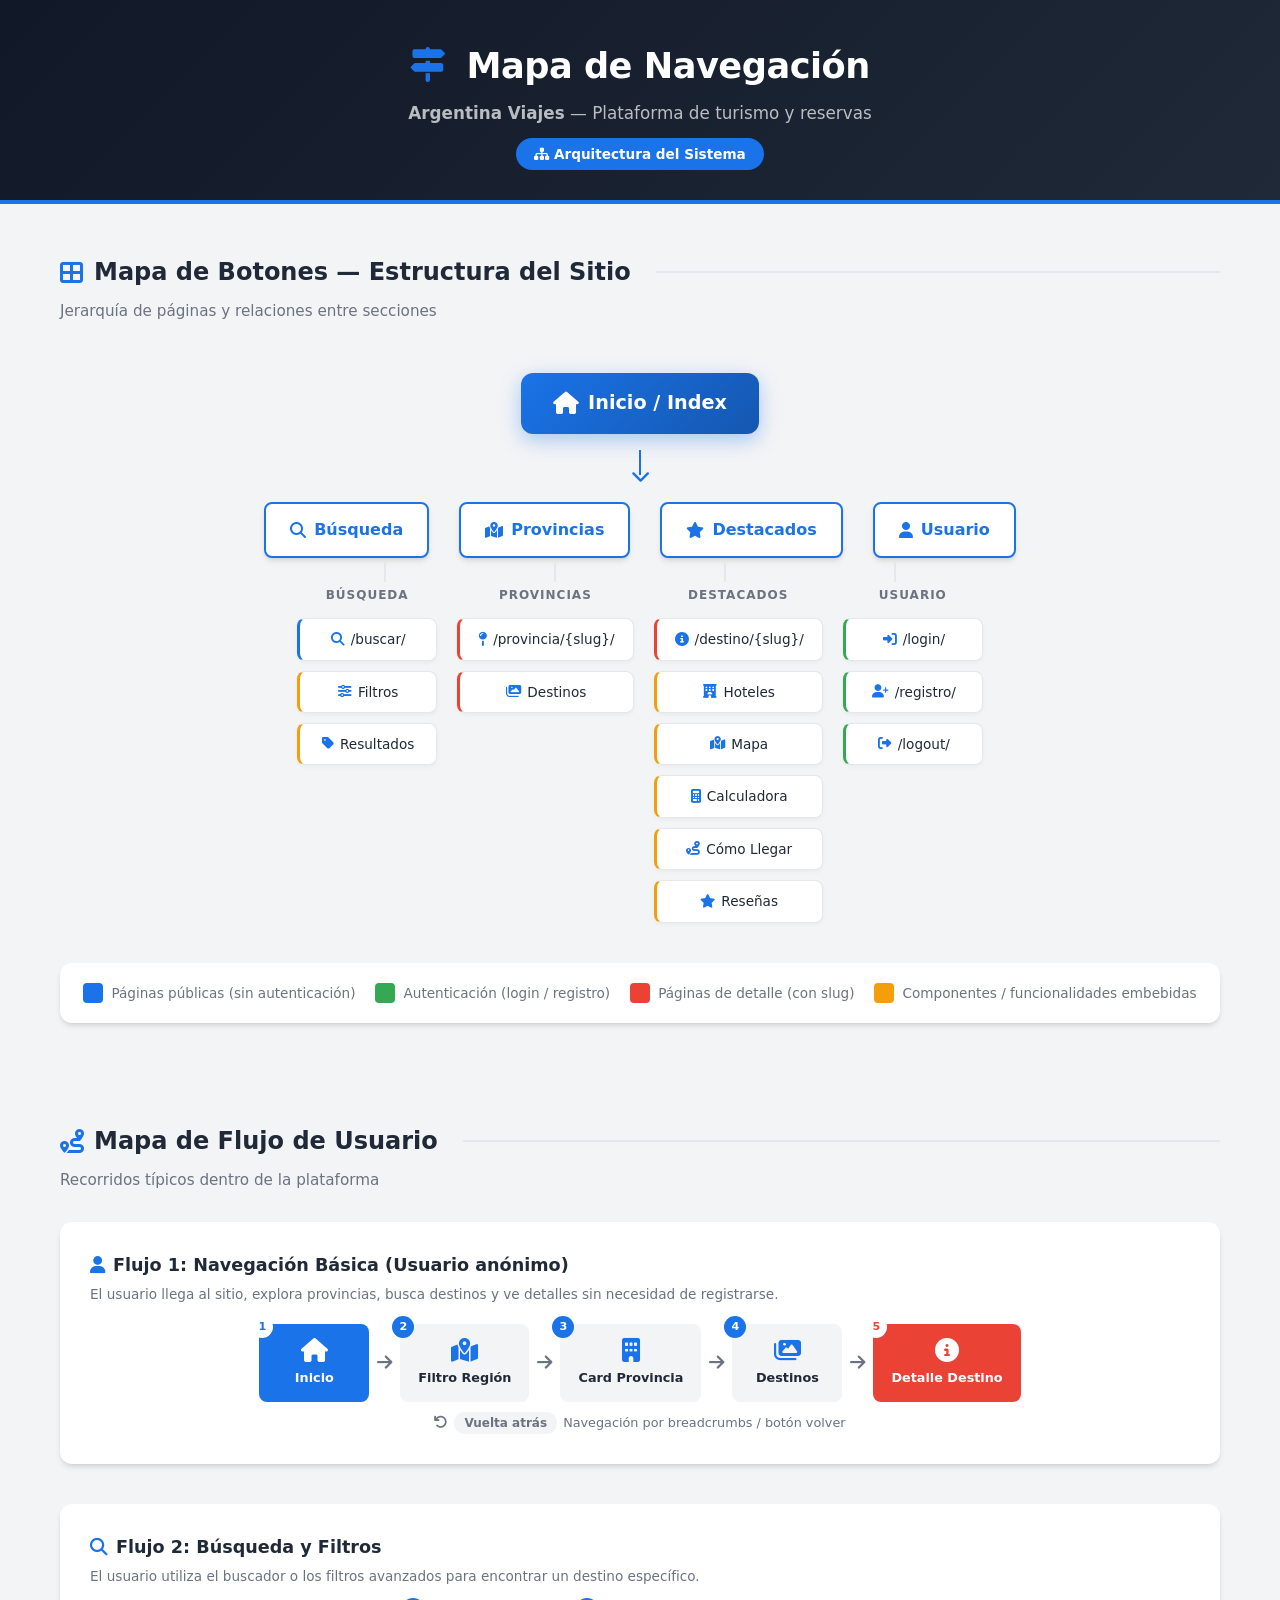
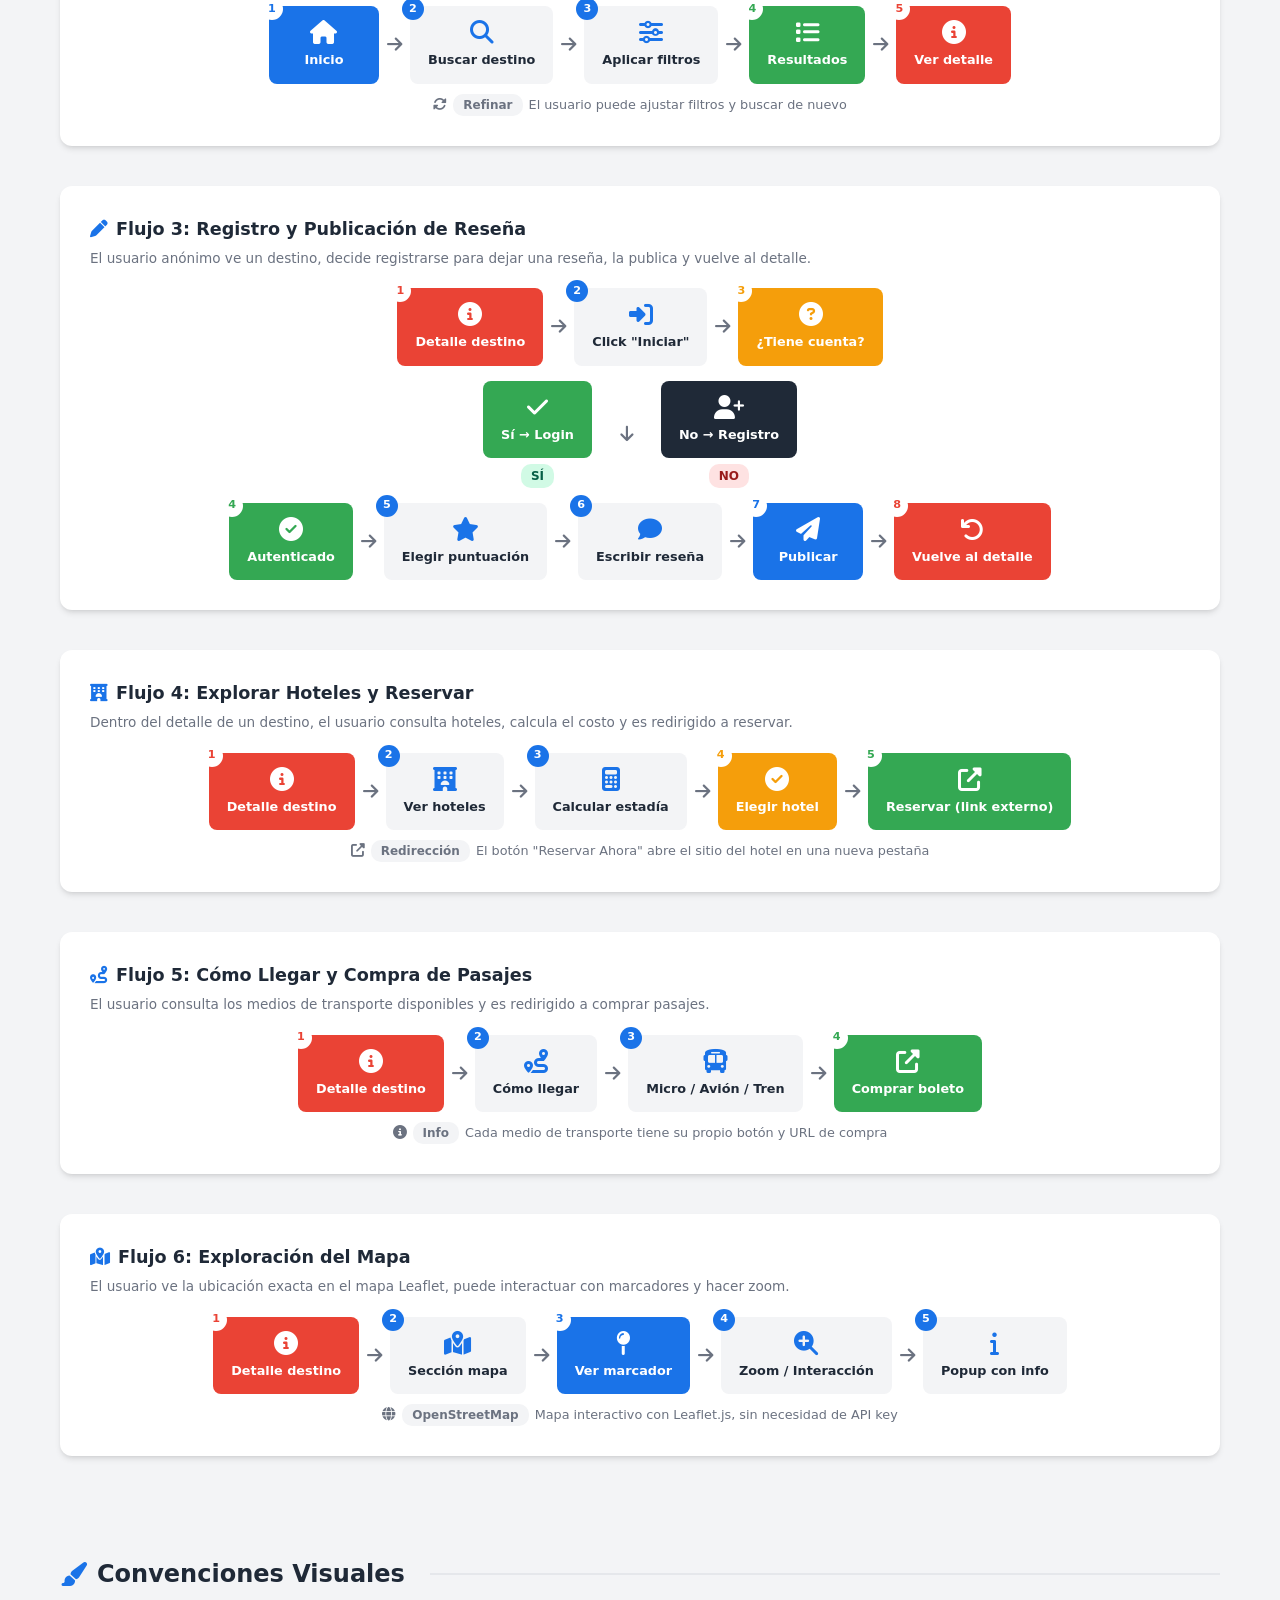
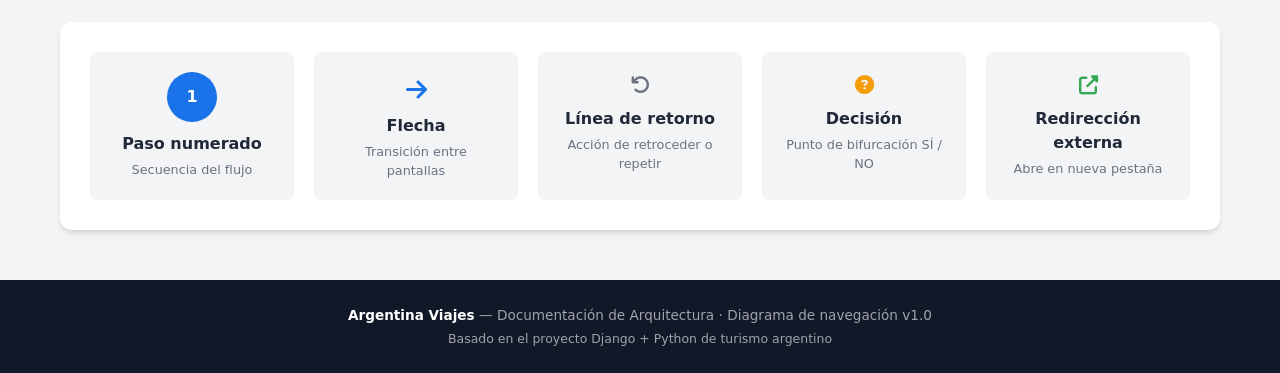
<file: Project/mapa_navegacion/index.html>
<!DOCTYPE html>
<html lang="es">
<head>
    <meta charset="UTF-8">
    <meta name="viewport" content="width=device-width, initial-scale=1.0">
    <title>Mapa de Navegación - Argentina Viajes</title>
    <!-- Font Awesome -->
    <link rel="stylesheet" href="https://cdnjs.cloudflare.com/ajax/libs/font-awesome/6.5.1/css/all.min.css">
    <style>
        /* ============================================================
           RESET Y VARIABLES - Misma paleta que el proyecto
           ============================================================ */
        *, *::before, *::after {
            margin: 0; padding: 0; box-sizing: border-box;
        }

        :root {
            --primary: #1a73e8;
            --primary-dark: #1557b0;
            --primary-light: #e8f0fe;
            --secondary: #34a853;
            --accent: #ea4335;
            --dark: #1f2937;
            --darker: #111827;
            --light: #f3f4f6;
            --white: #ffffff;
            --gray: #6b7280;
            --gray-light: #e5e7eb;
            --shadow: 0 4px 6px -1px rgba(0,0,0,0.1), 0 2px 4px -2px rgba(0,0,0,0.1);
            --shadow-lg: 0 10px 15px -3px rgba(0,0,0,0.1), 0 4px 6px -4px rgba(0,0,0,0.1);
            --radius: 12px;
            --radius-sm: 8px;
            --transition: all 0.3s cubic-bezier(0.4, 0, 0.2, 1);
        }

        body {
            font-family: 'Segoe UI', system-ui, -apple-system, sans-serif;
            background: var(--light);
            color: var(--dark);
            line-height: 1.5;
        }

        .container {
            max-width: 1200px;
            margin: 0 auto;
            padding: 0 20px;
        }

        /* ============================================================
           HEADER
           ============================================================ */
        .header {
            background: linear-gradient(135deg, var(--darker) 0%, var(--dark) 100%);
            color: var(--white);
            padding: 40px 0 30px;
            text-align: center;
            border-bottom: 4px solid var(--primary);
        }

        .header h1 {
            font-size: 2.2rem;
            font-weight: 800;
            letter-spacing: -0.5px;
        }

        .header h1 i {
            color: var(--primary);
            margin-right: 10px;
        }

        .header p {
            color: rgba(255,255,255,0.7);
            margin-top: 8px;
            font-size: 1.05rem;
        }

        .header .badge {
            display: inline-block;
            margin-top: 12px;
            padding: 6px 18px;
            background: var(--primary);
            color: var(--white);
            border-radius: 20px;
            font-size: 0.85rem;
            font-weight: 600;
        }

        /* ============================================================
           SECCIONES
           ============================================================ */
        .section {
            padding: 50px 0;
        }

        .section-title {
            font-size: 1.5rem;
            font-weight: 700;
            color: var(--dark);
            margin-bottom: 30px;
            display: flex;
            align-items: center;
            gap: 10px;
        }

        .section-title i {
            color: var(--primary);
        }

        .section-title::after {
            content: '';
            flex: 1;
            height: 2px;
            background: var(--gray-light);
            margin-left: 15px;
        }

        .section-subtitle {
            color: var(--gray);
            font-size: 0.95rem;
            margin-top: -20px;
            margin-bottom: 30px;
        }

        /* ============================================================
           MAPA DE BOTONES / SITEMAP - Diagrama de nodos
           ============================================================ */
        .sitemap {
            display: flex;
            flex-direction: column;
            align-items: center;
            gap: 0;
            padding: 20px 0;
        }

        /* Nodo raiz */
        .sitemap-root {
            text-align: center;
            margin-bottom: 10px;
        }

        .sitemap-root .node {
            display: inline-flex;
            align-items: center;
            gap: 10px;
            padding: 16px 32px;
            background: linear-gradient(135deg, var(--primary), var(--primary-dark));
            color: var(--white);
            font-size: 1.2rem;
            font-weight: 700;
            border-radius: var(--radius);
            box-shadow: 0 6px 20px rgba(26,115,232,0.35);
            position: relative;
            z-index: 2;
        }

        .sitemap-root .node i {
            font-size: 1.4rem;
        }

        /* Flecha hacia abajo */
        .arrow-down {
            display: flex;
            flex-direction: column;
            align-items: center;
            padding: 6px 0;
            color: var(--primary);
            font-size: 1.2rem;
        }

        .arrow-down .line {
            width: 2px;
            height: 25px;
            background: var(--primary);
        }

        .arrow-down .fa-chevron-down {
            margin-top: -8px;
        }

        /* Nivel 1 - Categorias principales */
        .sitemap-level-1 {
            display: flex;
            gap: 30px;
            flex-wrap: wrap;
            justify-content: center;
            margin-top: 10px;
        }

        .sitemap-level-1 .node {
            display: flex;
            align-items: center;
            gap: 8px;
            padding: 14px 24px;
            background: var(--white);
            border: 2px solid var(--primary);
            color: var(--primary);
            font-weight: 600;
            border-radius: var(--radius-sm);
            transition: var(--transition);
            box-shadow: var(--shadow);
            min-width: 140px;
            justify-content: center;
        }

        .sitemap-level-1 .node i {
            font-size: 1rem;
        }

        .sitemap-level-1 .node:hover {
            background: var(--primary);
            color: var(--white);
            transform: translateY(-3px);
            box-shadow: var(--shadow-lg);
        }

        /* Flechas de nivel 1 a nivel 2 */
        .arrow-down-group {
            display: flex;
            gap: 30px;
            justify-content: center;
            padding: 4px 0;
            flex-wrap: wrap;
        }

        .arrow-down-group .arrow-item {
            display: flex;
            flex-direction: column;
            align-items: center;
            color: var(--gray);
            font-size: 0.8rem;
            min-width: 140px;
        }

        .arrow-down-group .arrow-item .line {
            width: 2px;
            height: 20px;
            background: var(--gray-light);
        }

        /* Nivel 2 - Paginas hijas */
        .sitemap-level-2 {
            display: flex;
            gap: 20px;
            flex-wrap: wrap;
            justify-content: center;
        }

        .sitemap-level-2 .node-group {
            display: flex;
            flex-direction: column;
            gap: 10px;
            min-width: 140px;
            align-items: center;
        }

        .sitemap-level-2 .node-group .group-label {
            font-size: 0.75rem;
            text-transform: uppercase;
            letter-spacing: 1px;
            color: var(--gray);
            font-weight: 600;
            margin-bottom: 4px;
        }

        .sitemap-level-2 .node {
            display: flex;
            align-items: center;
            gap: 6px;
            padding: 10px 18px;
            background: var(--white);
            border: 1.5px solid var(--gray-light);
            border-radius: var(--radius-sm);
            font-size: 0.85rem;
            font-weight: 500;
            color: var(--dark);
            transition: var(--transition);
            box-shadow: 0 2px 4px rgba(0,0,0,0.04);
            width: 100%;
            justify-content: center;
        }

        .sitemap-level-2 .node i {
            font-size: 0.85rem;
            color: var(--primary);
        }

        .sitemap-level-2 .node:hover {
            border-color: var(--primary);
            background: var(--primary-light);
            transform: translateY(-2px);
            box-shadow: var(--shadow);
        }

        .sitemap-level-2 .node.internal {
            border-left: 3px solid var(--primary);
        }

        .sitemap-level-2 .node.auth {
            border-left: 3px solid var(--secondary);
        }

        .sitemap-level-2 .node.detail {
            border-left: 3px solid var(--accent);
        }

        .sitemap-level-2 .node.func {
            border-left: 3px solid #f59e0b;
        }

        /* ============================================================
           MAPA DE FLUJO DE USUARIO - Diagramas de navegacion
           ============================================================ */
        .flow-container {
            display: flex;
            flex-direction: column;
            gap: 40px;
        }

        .flow-card {
            background: var(--white);
            border-radius: var(--radius);
            padding: 30px;
            box-shadow: var(--shadow);
            transition: var(--transition);
        }

        .flow-card:hover {
            box-shadow: var(--shadow-lg);
        }

        .flow-card h3 {
            font-size: 1.1rem;
            margin-bottom: 6px;
            display: flex;
            align-items: center;
            gap: 8px;
        }

        .flow-card h3 i {
            color: var(--primary);
        }

        .flow-card .flow-desc {
            color: var(--gray);
            font-size: 0.85rem;
            margin-bottom: 20px;
        }

        /* Diagrama de flujo horizontal */
        .flow-row {
            display: flex;
            align-items: center;
            justify-content: center;
            gap: 0;
            flex-wrap: wrap;
        }

        .flow-step {
            display: flex;
            flex-direction: column;
            align-items: center;
            gap: 6px;
            padding: 14px 18px;
            background: var(--light);
            border-radius: var(--radius-sm);
            min-width: 110px;
            text-align: center;
            transition: var(--transition);
            position: relative;
        }

        .flow-step i {
            font-size: 1.5rem;
            color: var(--primary);
        }

        .flow-step span {
            font-size: 0.8rem;
            font-weight: 600;
            color: var(--dark);
        }

        .flow-step .step-num {
            position: absolute;
            top: -8px;
            left: -8px;
            width: 22px;
            height: 22px;
            background: var(--primary);
            color: var(--white);
            border-radius: 50%;
            font-size: 0.7rem;
            font-weight: 700;
            display: flex;
            align-items: center;
            justify-content: center;
        }

        .flow-step:hover {
            background: var(--primary-light);
            transform: translateY(-3px);
        }

        .flow-step.primary {
            background: var(--primary);
            color: var(--white);
        }

        .flow-step.primary i,
        .flow-step.primary span {
            color: var(--white);
        }

        .flow-step.primary .step-num {
            background: var(--white);
            color: var(--primary);
        }

        .flow-step.secondary {
            background: var(--secondary);
            color: var(--white);
        }

        .flow-step.secondary i,
        .flow-step.secondary span {
            color: var(--white);
        }

        .flow-step.secondary .step-num {
            background: var(--white);
            color: var(--secondary);
        }

        .flow-step.accent {
            background: var(--accent);
            color: var(--white);
        }

        .flow-step.accent i,
        .flow-step.accent span {
            color: var(--white);
        }

        .flow-step.accent .step-num {
            background: var(--white);
            color: var(--accent);
        }

        .flow-step.warning {
            background: #f59e0b;
            color: var(--white);
        }

        .flow-step.warning i,
        .flow-step.warning span {
            color: var(--white);
        }

        .flow-step.warning .step-num {
            background: var(--white);
            color: #f59e0b;
        }

        .flow-step.dark {
            background: var(--dark);
            color: var(--white);
        }

        .flow-step.dark i,
        .flow-step.dark span {
            color: var(--white);
        }

        .flow-step.dark .step-num {
            background: var(--white);
            color: var(--dark);
        }

        /* Flecha entre pasos */
        .flow-arrow {
            display: flex;
            align-items: center;
            padding: 0 8px;
            color: var(--gray);
            font-size: 1.1rem;
        }

        /* Flecha de retorno / decision */
        .flow-return {
            display: flex;
            align-items: center;
            gap: 6px;
            color: var(--gray);
            font-size: 0.8rem;
            margin-top: 10px;
            justify-content: center;
        }

        .flow-return i {
            font-size: 0.85rem;
        }

        .flow-return .label {
            padding: 2px 10px;
            background: var(--light);
            border-radius: 10px;
            font-size: 0.75rem;
            font-weight: 600;
        }

        /* Layout de decision */
        .flow-decision {
            display: flex;
            align-items: center;
            justify-content: center;
            gap: 15px;
            flex-wrap: wrap;
            margin: 15px 0;
        }

        .flow-decision .diamond {
            width: 60px;
            height: 60px;
            background: var(--primary-light);
            border: 2px solid var(--primary);
            transform: rotate(45deg);
            display: flex;
            align-items: center;
            justify-content: center;
            border-radius: 8px;
        }

        .flow-decision .diamond i {
            transform: rotate(-45deg);
            color: var(--primary);
            font-size: 1.3rem;
        }

        .flow-decision .decision-branches {
            display: flex;
            gap: 20px;
        }

        .flow-decision .branch {
            display: flex;
            flex-direction: column;
            align-items: center;
            gap: 6px;
        }

        .flow-decision .branch .branch-label {
            font-size: 0.75rem;
            font-weight: 600;
            padding: 3px 10px;
            border-radius: 10px;
        }

        .flow-decision .branch .branch-label.yes {
            background: #d1fae5;
            color: #065f46;
        }

        .flow-decision .branch .branch-label.no {
            background: #fee2e2;
            color: #991b1b;
        }

        /* ============================================================
           LEYENDA
           ============================================================ */
        .legend {
            display: flex;
            flex-wrap: wrap;
            gap: 20px;
            justify-content: center;
            padding: 20px;
            background: var(--white);
            border-radius: var(--radius);
            box-shadow: var(--shadow);
            margin-top: 20px;
        }

        .legend-item {
            display: flex;
            align-items: center;
            gap: 8px;
            font-size: 0.85rem;
            color: var(--gray);
        }

        .legend-item .color-box {
            width: 20px;
            height: 20px;
            border-radius: 4px;
        }

        .legend-item .color-box.public { background: var(--primary); }
        .legend-item .color-box.auth { background: var(--secondary); }
        .legend-item .color-box.detail { background: var(--accent); }
        .legend-item .color-box.func { background: #f59e0b; }

        /* ============================================================
           FOOTER
           ============================================================ */
        .footer {
            background: var(--darker);
            color: rgba(255,255,255,0.6);
            text-align: center;
            padding: 25px 20px;
            font-size: 0.85rem;
        }

        .footer strong {
            color: var(--white);
        }

        /* ============================================================
           RESPONSIVE
           ============================================================ */
        @media (max-width: 768px) {
            .header h1 { font-size: 1.5rem; }
            .sitemap-level-1 { gap: 15px; }
            .sitemap-level-1 .node { min-width: 120px; padding: 10px 16px; font-size: 0.85rem; }
            .sitemap-level-2 { gap: 12px; }
            .sitemap-level-2 .node-group { min-width: 120px; }
            .sitemap-level-2 .node { padding: 8px 12px; font-size: 0.78rem; }
            .flow-step { min-width: 80px; padding: 10px 12px; }
            .flow-step span { font-size: 0.7rem; }
            .flow-step i { font-size: 1.2rem; }
            .flow-arrow { padding: 0 4px; font-size: 0.9rem; }
            .flow-row { gap: 4px; }
            .legend { flex-direction: column; align-items: center; }
            .arrow-down-group { gap: 12px; }
        }

        @media (max-width: 480px) {
            .sitemap-level-1 .node { min-width: 100px; padding: 8px 12px; font-size: 0.78rem; }
            .sitemap-level-2 .node-group { min-width: 100px; }
            .flow-step { min-width: 65px; padding: 8px 10px; }
            .flow-step span { font-size: 0.65rem; }
            .flow-step i { font-size: 1rem; }
        }
    </style>
</head>
<body>

    <!-- ============================================================
    HEADER
    ============================================================ -->
    <header class="header">
        <h1><i class="fas fa-map-signs"></i> Mapa de Navegación</h1>
        <p><strong>Argentina Viajes</strong> &mdash; Plataforma de turismo y reservas</p>
        <span class="badge"><i class="fas fa-sitemap"></i> Arquitectura del Sistema</span>
    </header>

    <div class="container">

        <!-- ============================================================
        SECCION 1: MAPA DE BOTONES (SITEMAP)
        ============================================================ -->
        <section class="section">
            <h2 class="section-title"><i class="fas fa-th-large"></i> Mapa de Botones &mdash; Estructura del Sitio</h2>
            <p class="section-subtitle">Jerarquía de páginas y relaciones entre secciones</p>

            <div class="sitemap">

                <!-- NODO RAIZ -->
                <div class="sitemap-root">
                    <div class="node">
                        <i class="fas fa-home"></i>
                        <span>Inicio / Index</span>
                    </div>
                </div>

                <!-- FLECHA -->
                <div class="arrow-down">
                    <div class="line"></div>
                    <i class="fas fa-chevron-down"></i>
                </div>

                <!-- NIVEL 1: CATEGORIAS PRINCIPALES -->
                <div class="sitemap-level-1">
                    <div class="node"><i class="fas fa-search"></i> Búsqueda</div>
                    <div class="node"><i class="fas fa-map-marked-alt"></i> Provincias</div>
                    <div class="node"><i class="fas fa-star"></i> Destacados</div>
                    <div class="node"><i class="fas fa-user"></i> Usuario</div>
                </div>

                <!-- FLECHAS A NIVEL 2 -->
                <div class="arrow-down-group">
                    <div class="arrow-item"><div class="line"></div></div>
                    <div class="arrow-item"><div class="line"></div></div>
                    <div class="arrow-item"><div class="line"></div></div>
                    <div class="arrow-item"><div class="line"></div></div>
                </div>

                <!-- NIVEL 2: PAGINAS HIJAS -->
                <div class="sitemap-level-2">
                    <!-- Busqueda -->
                    <div class="node-group">
                        <span class="group-label">Búsqueda</span>
                        <div class="node internal"><i class="fas fa-search"></i> /buscar/</div>
                        <div class="node func"><i class="fas fa-sliders-h"></i> Filtros</div>
                        <div class="node func"><i class="fas fa-tag"></i> Resultados</div>
                    </div>

                    <!-- Provincias -->
                    <div class="node-group">
                        <span class="group-label">Provincias</span>
                        <div class="node detail"><i class="fas fa-map-pin"></i> /provincia/{slug}/</div>
                        <div class="node detail"><i class="fas fa-images"></i> Destinos</div>
                    </div>

                    <!-- Destacados -->
                    <div class="node-group">
                        <span class="group-label">Destacados</span>
                        <div class="node detail"><i class="fas fa-info-circle"></i> /destino/{slug}/</div>
                        <div class="node func"><i class="fas fa-hotel"></i> Hoteles</div>
                        <div class="node func"><i class="fas fa-map-marked-alt"></i> Mapa</div>
                        <div class="node func"><i class="fas fa-calculator"></i> Calculadora</div>
                        <div class="node func"><i class="fas fa-route"></i> Cómo Llegar</div>
                        <div class="node func"><i class="fas fa-star"></i> Reseñas</div>
                    </div>

                    <!-- Usuario -->
                    <div class="node-group">
                        <span class="group-label">Usuario</span>
                        <div class="node auth"><i class="fas fa-sign-in-alt"></i> /login/</div>
                        <div class="node auth"><i class="fas fa-user-plus"></i> /registro/</div>
                        <div class="node auth"><i class="fas fa-sign-out-alt"></i> /logout/</div>
                    </div>
                </div>

            </div>

            <!-- LEYENDA -->
            <div class="legend">
                <div class="legend-item"><div class="color-box public"></div> Páginas públicas (sin autenticación)</div>
                <div class="legend-item"><div class="color-box auth"></div> Autenticación (login / registro)</div>
                <div class="legend-item"><div class="color-box detail"></div> Páginas de detalle (con slug)</div>
                <div class="legend-item"><div class="color-box func"></div> Componentes / funcionalidades embebidas</div>
            </div>
        </section>

        <!-- ============================================================
        SECCION 2: MAPA DE FLUJO DE USUARIO
        ============================================================ -->
        <section class="section">
            <h2 class="section-title"><i class="fas fa-route"></i> Mapa de Flujo de Usuario</h2>
            <p class="section-subtitle">Recorridos típicos dentro de la plataforma</p>

            <div class="flow-container">

                <!-- FLUJO 1: NAVEGACION BASICA -->
                <div class="flow-card">
                    <h3><i class="fas fa-user"></i> Flujo 1: Navegación Básica (Usuario anónimo)</h3>
                    <p class="flow-desc">El usuario llega al sitio, explora provincias, busca destinos y ve detalles sin necesidad de registrarse.</p>
                    <div class="flow-row">
                        <div class="flow-step primary">
                            <span class="step-num">1</span>
                            <i class="fas fa-home"></i>
                            <span>Inicio</span>
                        </div>
                        <div class="flow-arrow"><i class="fas fa-arrow-right"></i></div>
                        <div class="flow-step">
                            <span class="step-num">2</span>
                            <i class="fas fa-map-marked-alt"></i>
                            <span>Filtro Región</span>
                        </div>
                        <div class="flow-arrow"><i class="fas fa-arrow-right"></i></div>
                        <div class="flow-step">
                            <span class="step-num">3</span>
                            <i class="fas fa-building"></i>
                            <span>Card Provincia</span>
                        </div>
                        <div class="flow-arrow"><i class="fas fa-arrow-right"></i></div>
                        <div class="flow-step">
                            <span class="step-num">4</span>
                            <i class="fas fa-images"></i>
                            <span>Destinos</span>
                        </div>
                        <div class="flow-arrow"><i class="fas fa-arrow-right"></i></div>
                        <div class="flow-step accent">
                            <span class="step-num">5</span>
                            <i class="fas fa-info-circle"></i>
                            <span>Detalle Destino</span>
                        </div>
                    </div>
                    <div class="flow-return">
                        <i class="fas fa-undo"></i>
                        <span class="label">Vuelta atrás</span>
                        <span>Navegación por breadcrumbs / botón volver</span>
                    </div>
                </div>

                <!-- FLUJO 2: BUSQUEDA Y FILTROS -->
                <div class="flow-card">
                    <h3><i class="fas fa-search"></i> Flujo 2: Búsqueda y Filtros</h3>
                    <p class="flow-desc">El usuario utiliza el buscador o los filtros avanzados para encontrar un destino específico.</p>
                    <div class="flow-row">
                        <div class="flow-step primary">
                            <span class="step-num">1</span>
                            <i class="fas fa-home"></i>
                            <span>Inicio</span>
                        </div>
                        <div class="flow-arrow"><i class="fas fa-arrow-right"></i></div>
                        <div class="flow-step">
                            <span class="step-num">2</span>
                            <i class="fas fa-search"></i>
                            <span>Buscar destino</span>
                        </div>
                        <div class="flow-arrow"><i class="fas fa-arrow-right"></i></div>
                        <div class="flow-step">
                            <span class="step-num">3</span>
                            <i class="fas fa-sliders-h"></i>
                            <span>Aplicar filtros</span>
                        </div>
                        <div class="flow-arrow"><i class="fas fa-arrow-right"></i></div>
                        <div class="flow-step secondary">
                            <span class="step-num">4</span>
                            <i class="fas fa-list"></i>
                            <span>Resultados</span>
                        </div>
                        <div class="flow-arrow"><i class="fas fa-arrow-right"></i></div>
                        <div class="flow-step accent">
                            <span class="step-num">5</span>
                            <i class="fas fa-info-circle"></i>
                            <span>Ver detalle</span>
                        </div>
                    </div>
                    <div class="flow-return">
                        <i class="fas fa-sync-alt"></i>
                        <span class="label">Refinar</span>
                        <span>El usuario puede ajustar filtros y buscar de nuevo</span>
                    </div>
                </div>

                <!-- FLUJO 3: REGISTRO Y RESEÑA -->
                <div class="flow-card">
                    <h3><i class="fas fa-pen"></i> Flujo 3: Registro y Publicación de Reseña</h3>
                    <p class="flow-desc">El usuario anónimo ve un destino, decide registrarse para dejar una reseña, la publica y vuelve al detalle.</p>
                    <div class="flow-row">
                        <div class="flow-step accent">
                            <span class="step-num">1</span>
                            <i class="fas fa-info-circle"></i>
                            <span>Detalle destino</span>
                        </div>
                        <div class="flow-arrow"><i class="fas fa-arrow-right"></i></div>
                        <div class="flow-step">
                            <span class="step-num">2</span>
                            <i class="fas fa-sign-in-alt"></i>
                            <span>Click "Iniciar"</span>
                        </div>
                        <div class="flow-arrow"><i class="fas fa-arrow-right"></i></div>
                        <div class="flow-step warning">
                            <span class="step-num">3</span>
                            <i class="fas fa-question-circle"></i>
                            <span>¿Tiene cuenta?</span>
                        </div>
                    </div>

                    <!-- Decision -->
                    <div class="flow-decision">
                        <div class="decision-branches">
                            <div class="branch">
                                <div class="flow-step secondary" style="min-width:100px;">
                                    <i class="fas fa-check"></i>
                                    <span>Sí → Login</span>
                                </div>
                                <div class="branch-label yes">SÍ</div>
                            </div>
                            <div class="flow-arrow"><i class="fas fa-arrow-down"></i></div>
                            <div class="branch">
                                <div class="flow-step dark" style="min-width:100px;">
                                    <i class="fas fa-user-plus"></i>
                                    <span>No → Registro</span>
                                </div>
                                <div class="branch-label no">NO</div>
                            </div>
                        </div>
                    </div>

                    <div class="flow-row">
                        <div class="flow-step secondary">
                            <span class="step-num">4</span>
                            <i class="fas fa-check-circle"></i>
                            <span>Autenticado</span>
                        </div>
                        <div class="flow-arrow"><i class="fas fa-arrow-right"></i></div>
                        <div class="flow-step">
                            <span class="step-num">5</span>
                            <i class="fas fa-star"></i>
                            <span>Elegir puntuación</span>
                        </div>
                        <div class="flow-arrow"><i class="fas fa-arrow-right"></i></div>
                        <div class="flow-step">
                            <span class="step-num">6</span>
                            <i class="fas fa-comment"></i>
                            <span>Escribir reseña</span>
                        </div>
                        <div class="flow-arrow"><i class="fas fa-arrow-right"></i></div>
                        <div class="flow-step primary">
                            <span class="step-num">7</span>
                            <i class="fas fa-paper-plane"></i>
                            <span>Publicar</span>
                        </div>
                        <div class="flow-arrow"><i class="fas fa-arrow-right"></i></div>
                        <div class="flow-step accent">
                            <span class="step-num">8</span>
                            <i class="fas fa-undo"></i>
                            <span>Vuelve al detalle</span>
                        </div>
                    </div>
                </div>

                <!-- FLUJO 4: RESERVA DE HOTEL -->
                <div class="flow-card">
                    <h3><i class="fas fa-hotel"></i> Flujo 4: Explorar Hoteles y Reservar</h3>
                    <p class="flow-desc">Dentro del detalle de un destino, el usuario consulta hoteles, calcula el costo y es redirigido a reservar.</p>
                    <div class="flow-row">
                        <div class="flow-step accent">
                            <span class="step-num">1</span>
                            <i class="fas fa-info-circle"></i>
                            <span>Detalle destino</span>
                        </div>
                        <div class="flow-arrow"><i class="fas fa-arrow-right"></i></div>
                        <div class="flow-step">
                            <span class="step-num">2</span>
                            <i class="fas fa-hotel"></i>
                            <span>Ver hoteles</span>
                        </div>
                        <div class="flow-arrow"><i class="fas fa-arrow-right"></i></div>
                        <div class="flow-step">
                            <span class="step-num">3</span>
                            <i class="fas fa-calculator"></i>
                            <span>Calcular estadía</span>
                        </div>
                        <div class="flow-arrow"><i class="fas fa-arrow-right"></i></div>
                        <div class="flow-step warning">
                            <span class="step-num">4</span>
                            <i class="fas fa-check-circle"></i>
                            <span>Elegir hotel</span>
                        </div>
                        <div class="flow-arrow"><i class="fas fa-arrow-right"></i></div>
                        <div class="flow-step secondary">
                            <span class="step-num">5</span>
                            <i class="fas fa-external-link-alt"></i>
                            <span>Reservar (link externo)</span>
                        </div>
                    </div>
                    <div class="flow-return">
                        <i class="fas fa-external-link-alt"></i>
                        <span class="label">Redirección</span>
                        <span>El botón "Reservar Ahora" abre el sitio del hotel en una nueva pestaña</span>
                    </div>
                </div>

                <!-- FLUJO 5: COMO LLEGAR Y TRANSPORTE -->
                <div class="flow-card">
                    <h3><i class="fas fa-route"></i> Flujo 5: Cómo Llegar y Compra de Pasajes</h3>
                    <p class="flow-desc">El usuario consulta los medios de transporte disponibles y es redirigido a comprar pasajes.</p>
                    <div class="flow-row">
                        <div class="flow-step accent">
                            <span class="step-num">1</span>
                            <i class="fas fa-info-circle"></i>
                            <span>Detalle destino</span>
                        </div>
                        <div class="flow-arrow"><i class="fas fa-arrow-right"></i></div>
                        <div class="flow-step">
                            <span class="step-num">2</span>
                            <i class="fas fa-route"></i>
                            <span>Cómo llegar</span>
                        </div>
                        <div class="flow-arrow"><i class="fas fa-arrow-right"></i></div>
                        <div class="flow-step">
                            <span class="step-num">3</span>
                            <i class="fas fa-bus"></i>
                            <span>Micro / Avión / Tren</span>
                        </div>
                        <div class="flow-arrow"><i class="fas fa-arrow-right"></i></div>
                        <div class="flow-step secondary">
                            <span class="step-num">4</span>
                            <i class="fas fa-external-link-alt"></i>
                            <span>Comprar boleto</span>
                        </div>
                    </div>
                    <div class="flow-return">
                        <i class="fas fa-info-circle"></i>
                        <span class="label">Info</span>
                        <span>Cada medio de transporte tiene su propio botón y URL de compra</span>
                    </div>
                </div>

                <!-- FLUJO 6: MAPA INTERACTIVO -->
                <div class="flow-card">
                    <h3><i class="fas fa-map-marked-alt"></i> Flujo 6: Exploración del Mapa</h3>
                    <p class="flow-desc">El usuario ve la ubicación exacta en el mapa Leaflet, puede interactuar con marcadores y hacer zoom.</p>
                    <div class="flow-row">
                        <div class="flow-step accent">
                            <span class="step-num">1</span>
                            <i class="fas fa-info-circle"></i>
                            <span>Detalle destino</span>
                        </div>
                        <div class="flow-arrow"><i class="fas fa-arrow-right"></i></div>
                        <div class="flow-step">
                            <span class="step-num">2</span>
                            <i class="fas fa-map-marked-alt"></i>
                            <span>Sección mapa</span>
                        </div>
                        <div class="flow-arrow"><i class="fas fa-arrow-right"></i></div>
                        <div class="flow-step primary">
                            <span class="step-num">3</span>
                            <i class="fas fa-map-pin"></i>
                            <span>Ver marcador</span>
                        </div>
                        <div class="flow-arrow"><i class="fas fa-arrow-right"></i></div>
                        <div class="flow-step">
                            <span class="step-num">4</span>
                            <i class="fas fa-search-plus"></i>
                            <span>Zoom / Interacción</span>
                        </div>
                        <div class="flow-arrow"><i class="fas fa-arrow-right"></i></div>
                        <div class="flow-step">
                            <span class="step-num">5</span>
                            <i class="fas fa-info"></i>
                            <span>Popup con info</span>
                        </div>
                    </div>
                    <div class="flow-return">
                        <i class="fas fa-globe"></i>
                        <span class="label">OpenStreetMap</span>
                        <span>Mapa interactivo con Leaflet.js, sin necesidad de API key</span>
                    </div>
                </div>

            </div>
        </section>

        <!-- ============================================================
        SECCION 3: CONVENCIONES
        ============================================================ -->
        <section class="section">
            <h2 class="section-title"><i class="fas fa-paint-brush"></i> Convenciones Visuales</h2>

            <div class="flow-card">
                <div style="display:grid;grid-template-columns:repeat(auto-fit,minmax(200px,1fr));gap:20px;">
                    <div style="text-align:center;padding:20px;background:var(--light);border-radius:var(--radius-sm);">
                        <div style="width:50px;height:50px;background:var(--primary);border-radius:50%;display:flex;align-items:center;justify-content:center;margin:0 auto 10px;color:white;font-weight:700;">1</div>
                        <strong>Paso numerado</strong>
                        <p style="font-size:0.8rem;color:var(--gray);margin-top:4px;">Secuencia del flujo</p>
                    </div>
                    <div style="text-align:center;padding:20px;background:var(--light);border-radius:var(--radius-sm);">
                        <div style="font-size:1.5rem;color:var(--primary);margin-bottom:6px;"><i class="fas fa-arrow-right"></i></div>
                        <strong>Flecha</strong>
                        <p style="font-size:0.8rem;color:var(--gray);margin-top:4px;">Transición entre pantallas</p>
                    </div>
                    <div style="text-align:center;padding:20px;background:var(--light);border-radius:var(--radius-sm);">
                        <div style="font-size:1.2rem;color:var(--gray);margin-bottom:6px;"><i class="fas fa-undo"></i></div>
                        <strong>Línea de retorno</strong>
                        <p style="font-size:0.8rem;color:var(--gray);margin-top:4px;">Acción de retroceder o repetir</p>
                    </div>
                    <div style="text-align:center;padding:20px;background:var(--light);border-radius:var(--radius-sm);">
                        <div style="font-size:1.2rem;color:var(--warning,#f59e0b);margin-bottom:6px;"><i class="fas fa-question-circle"></i></div>
                        <strong>Decisión</strong>
                        <p style="font-size:0.8rem;color:var(--gray);margin-top:4px;">Punto de bifurcación SÍ / NO</p>
                    </div>
                    <div style="text-align:center;padding:20px;background:var(--light);border-radius:var(--radius-sm);">
                        <div style="font-size:1.2rem;color:var(--secondary);margin-bottom:6px;"><i class="fas fa-external-link-alt"></i></div>
                        <strong>Redirección externa</strong>
                        <p style="font-size:0.8rem;color:var(--gray);margin-top:4px;">Abre en nueva pestaña</p>
                    </div>
                </div>
            </div>
        </section>

    </div>

    <!-- ============================================================
    FOOTER
    ============================================================ -->
    <footer class="footer">
        <p><strong>Argentina Viajes</strong> &mdash; Documentación de Arquitectura &middot; Diagrama de navegación v1.0</p>
        <p style="margin-top:4px;font-size:0.78rem;">Basado en el proyecto Django + Python de turismo argentino</p>
    </footer>

</body>
</html>
</file>
